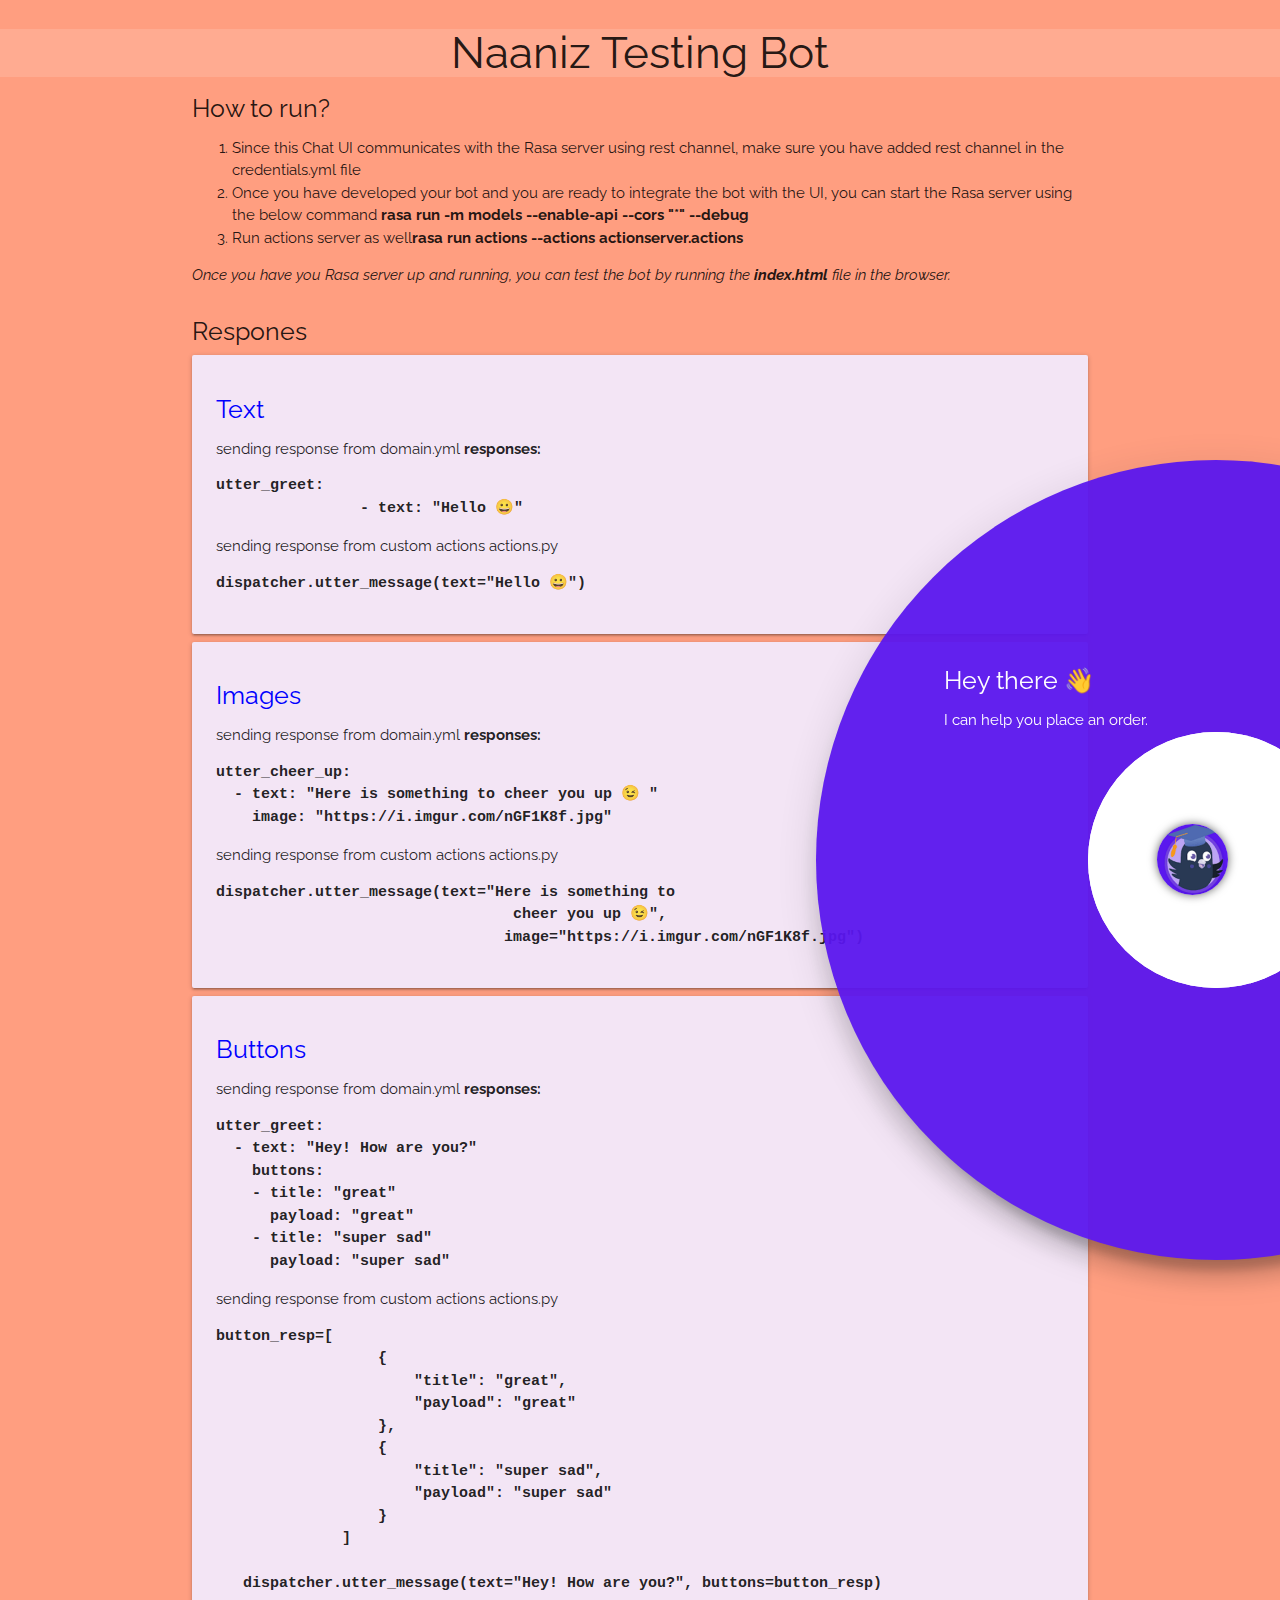
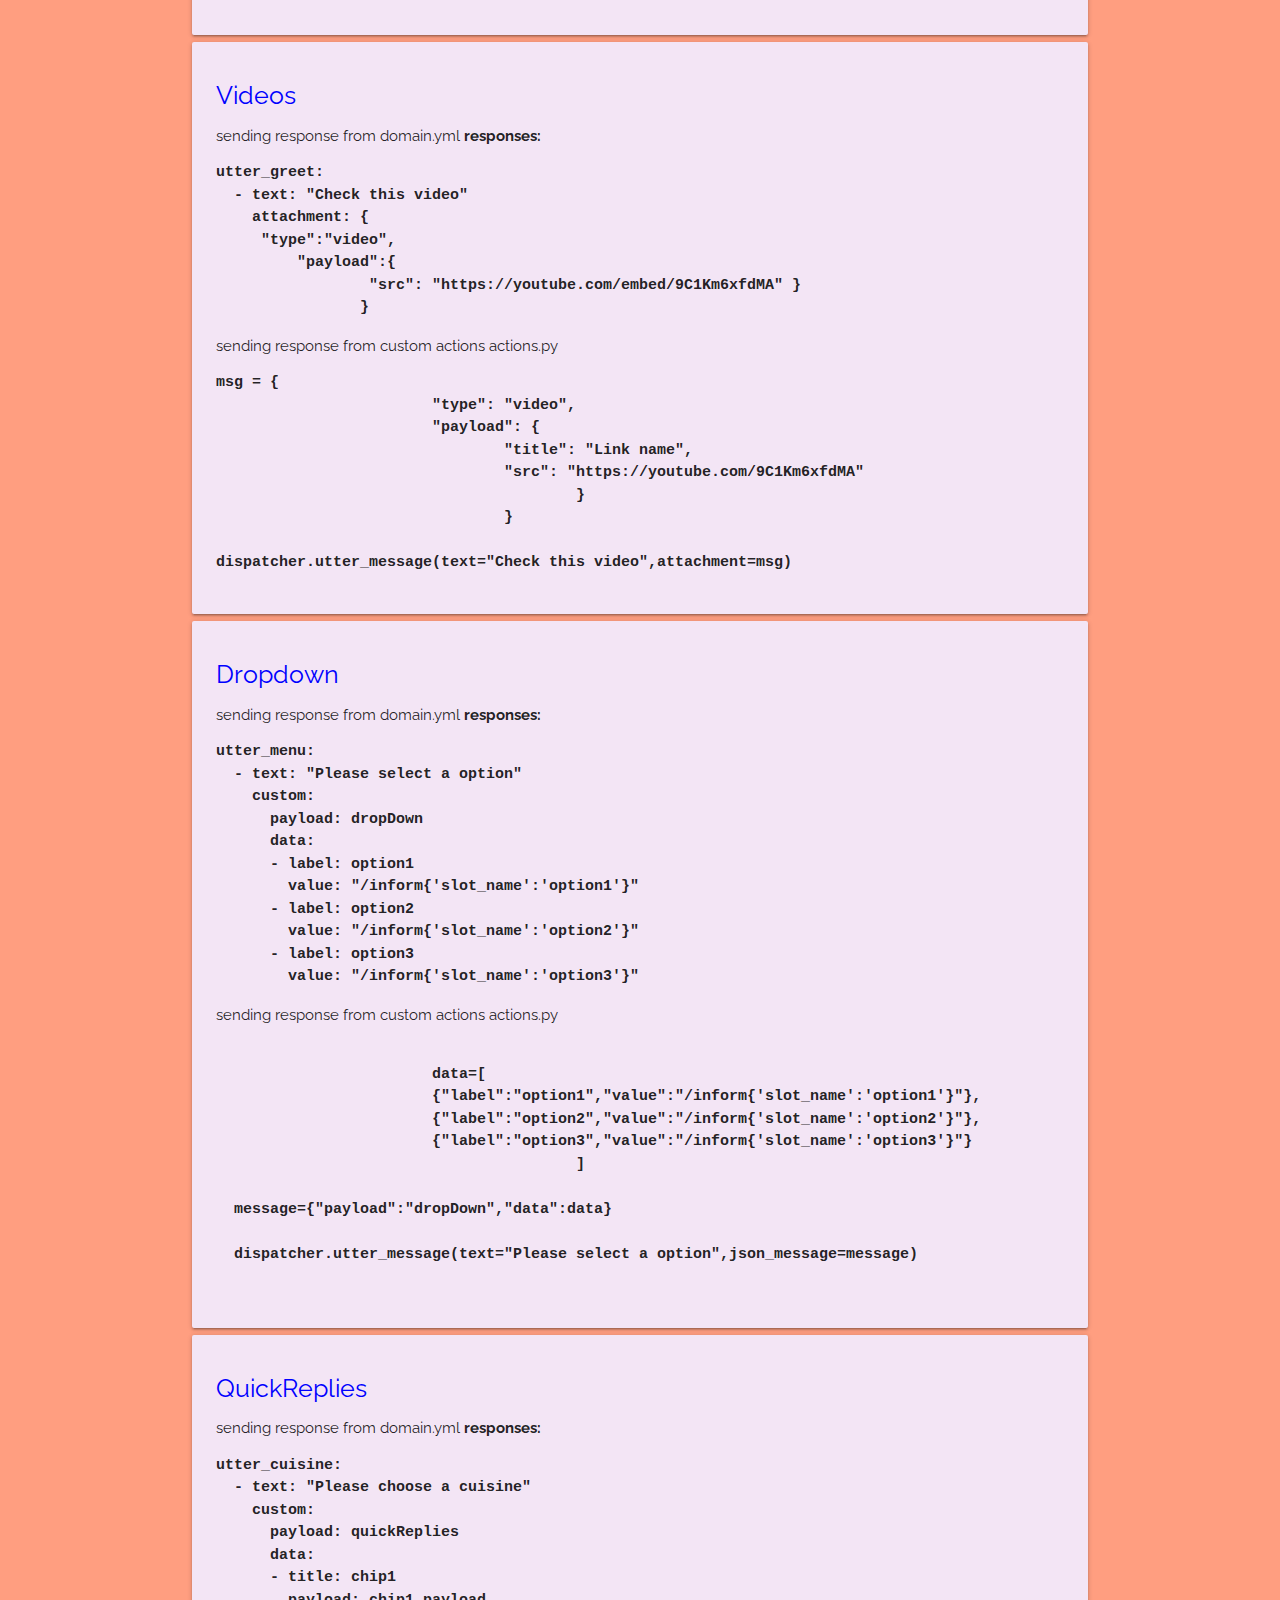
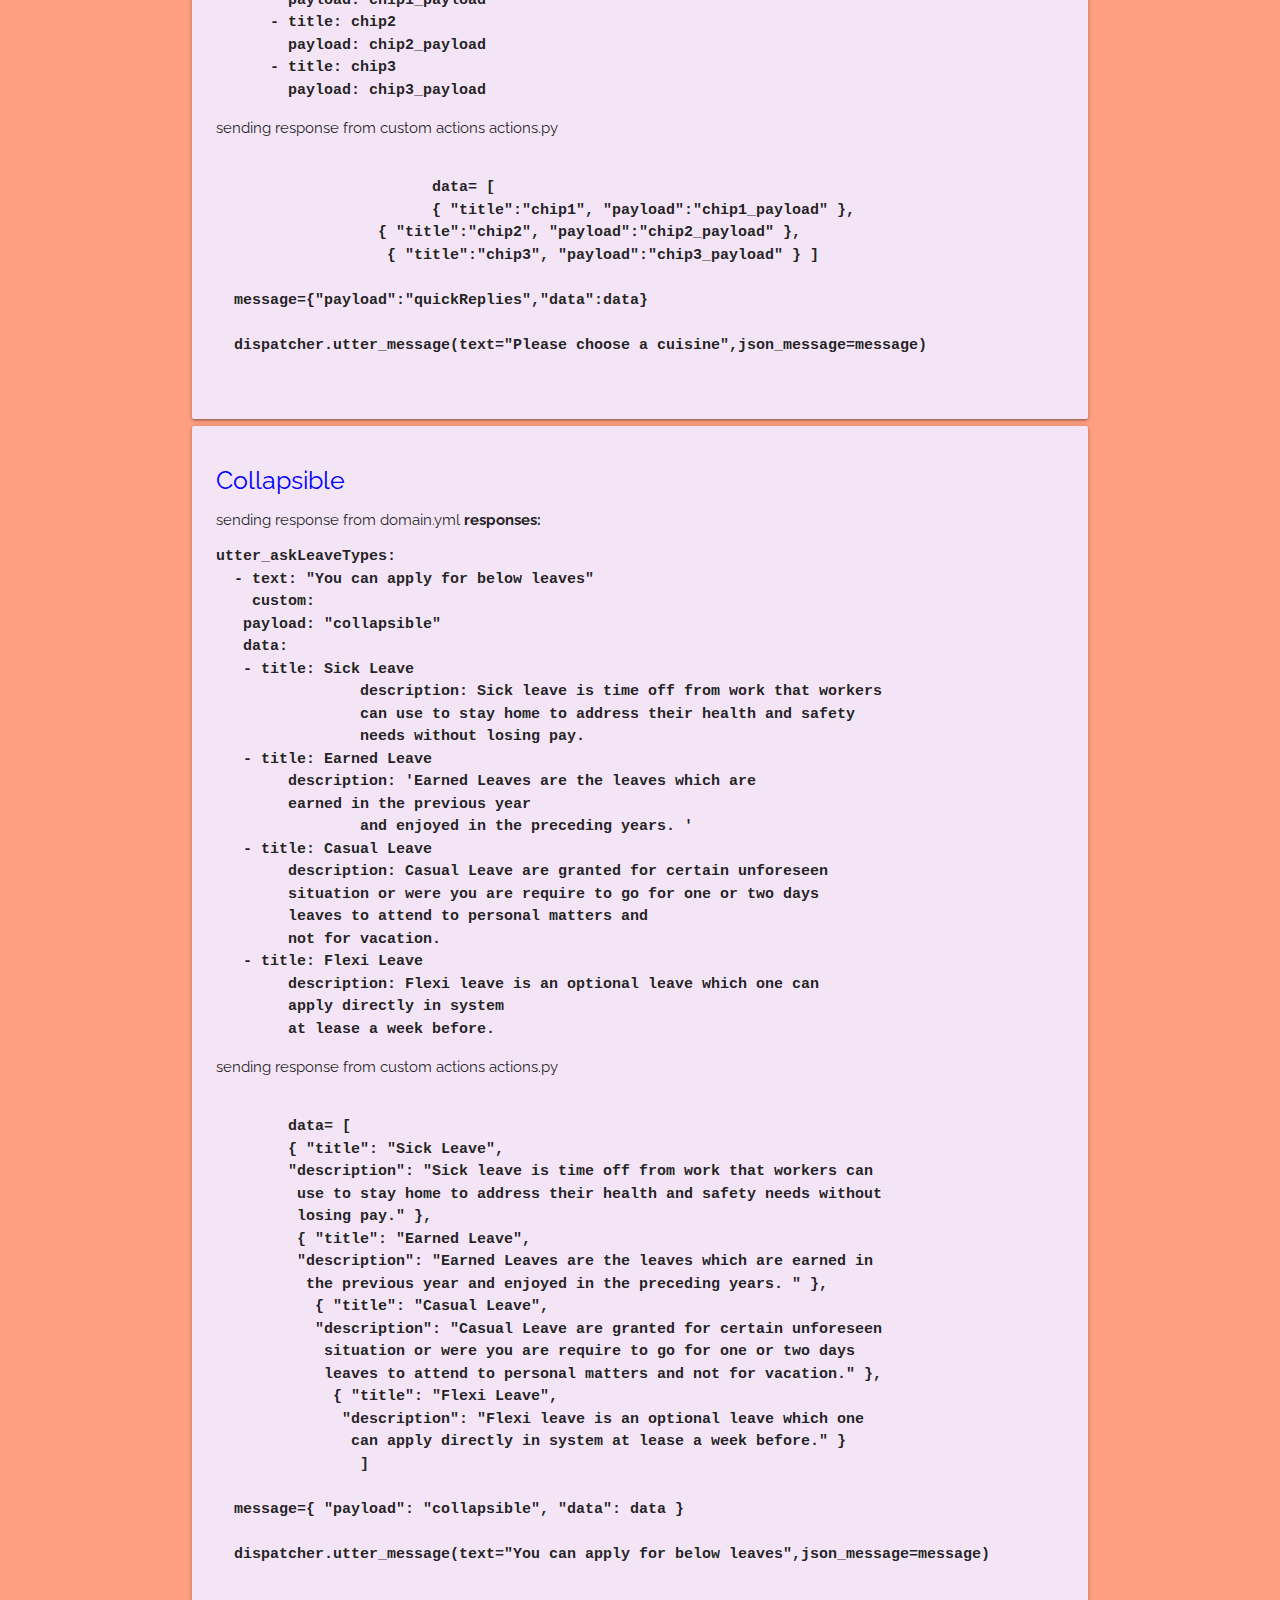
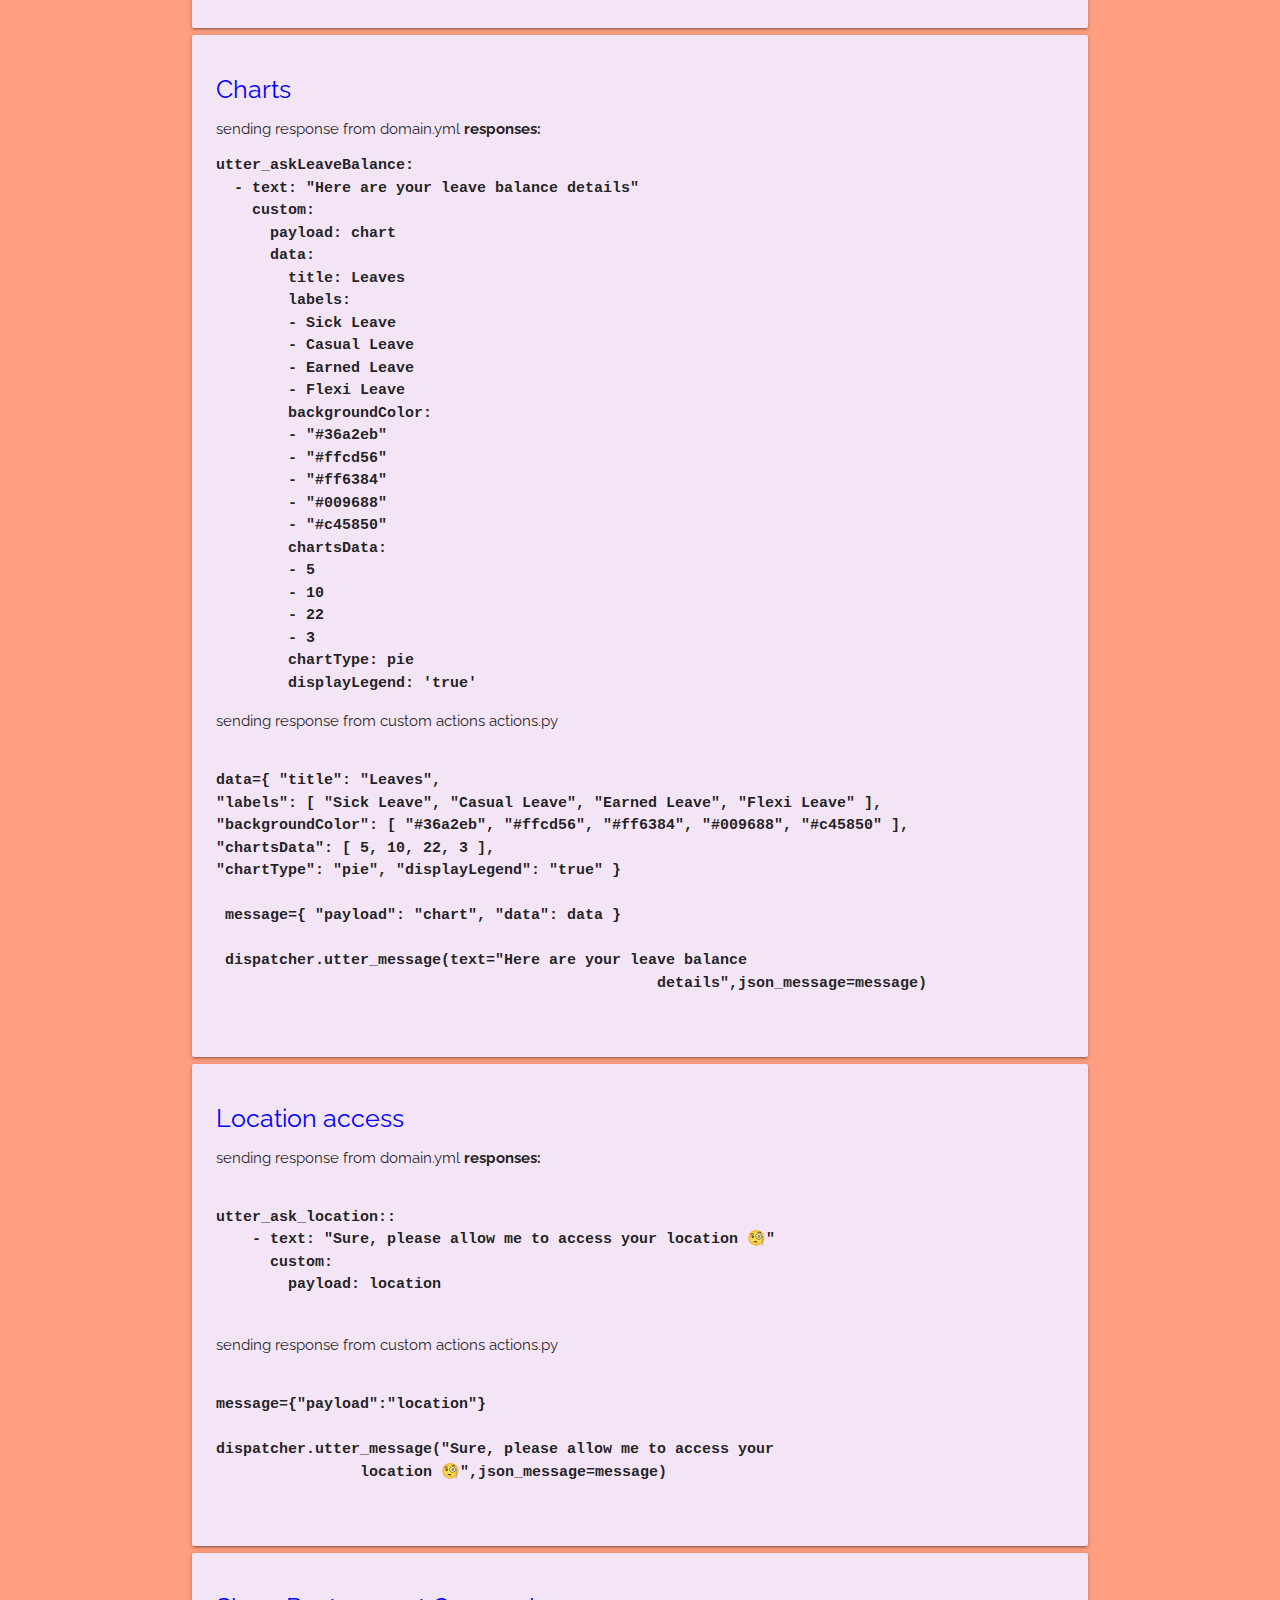
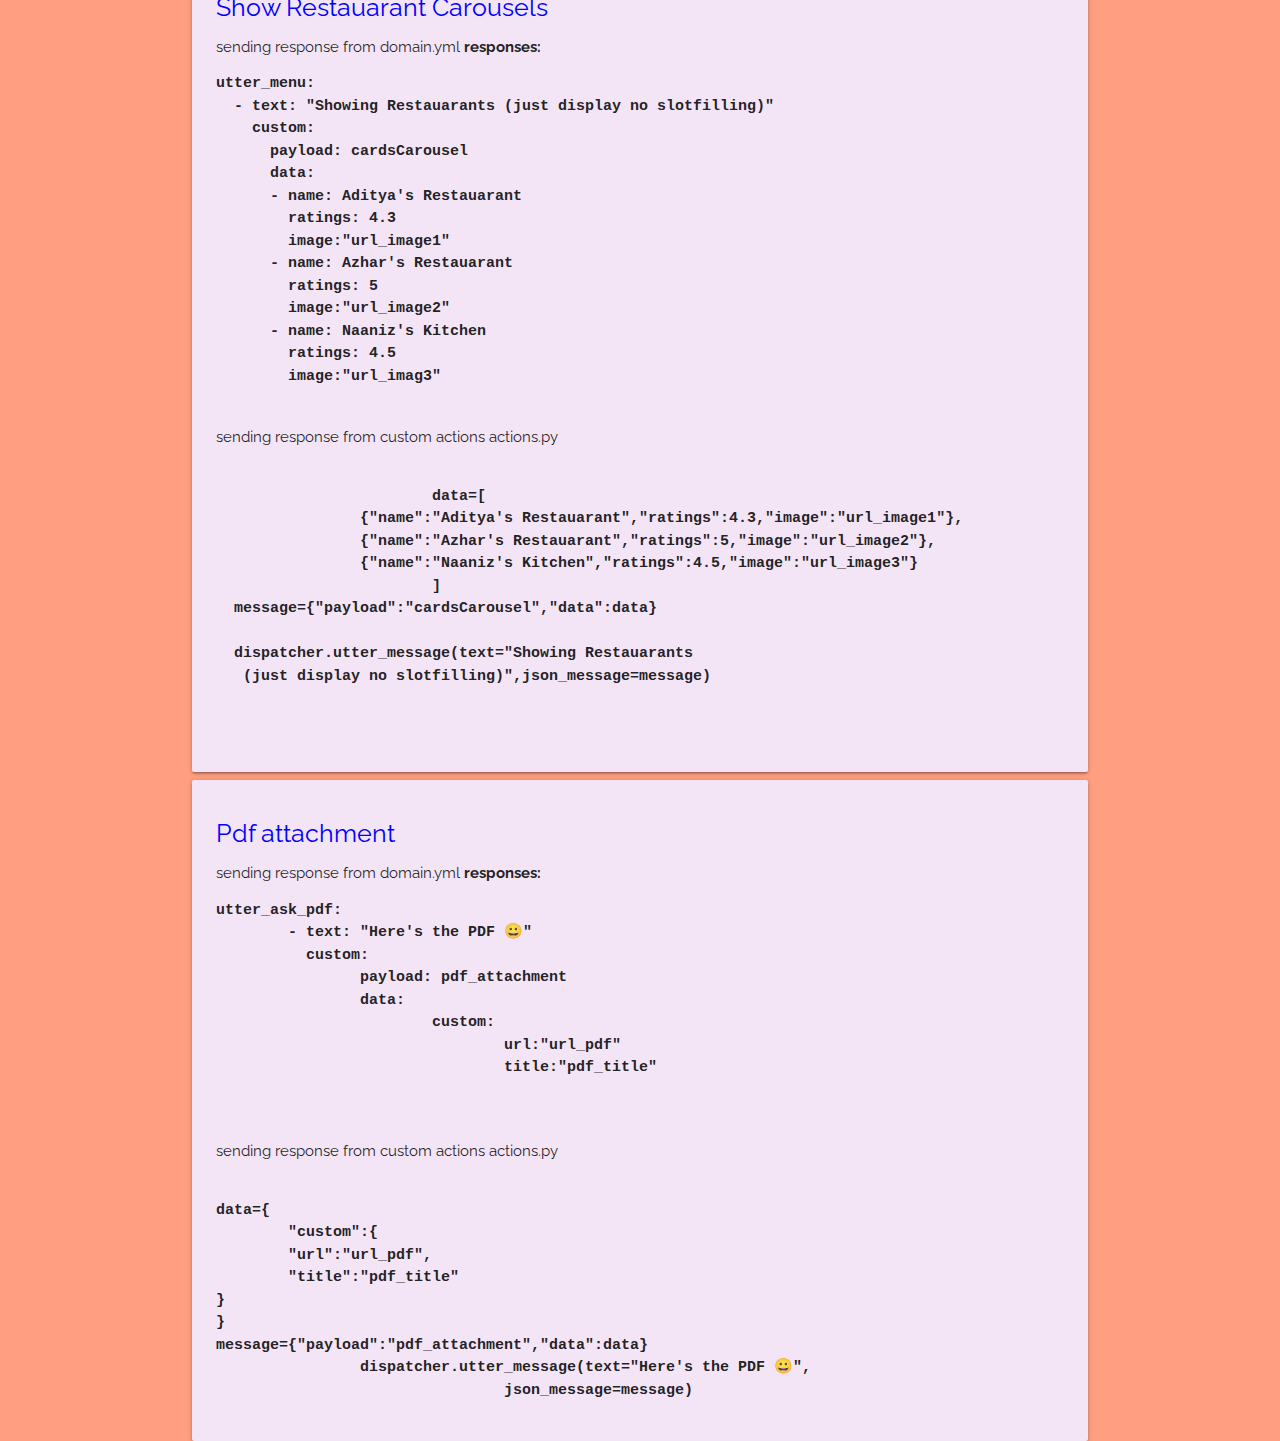
<file: bot-ui-testing/index.html>
<html>

<head>
    <title>Naaniz testing Bot</title>

    <!--Let browser know website is optimized for mobile-->
    <meta name="viewport" content="width=device-width, initial-scale=1.0" />

    <!--Import Google Icon Font-->
    <link href="https://fonts.googleapis.com/icon?family=Material+Icons" rel="stylesheet">
    <link href="https://fonts.googleapis.com/css?family=Raleway:500&display=swap" rel="stylesheet">

    <!--Import Font Awesome Icon Font-->
    <link rel="stylesheet" href="https://cdnjs.cloudflare.com/ajax/libs/font-awesome/4.7.0/css/font-awesome.min.css" integrity="sha256-eZrrJcwDc/3uDhsdt61sL2oOBY362qM3lon1gyExkL0=" crossorigin="anonymous" />

    <!--Import materialize.css-->
    <link rel="stylesheet" type="text/css" href="static/css/materialize.min.css">

    <!--Main css-->
    <link rel="stylesheet" type="text/css" href="static/css/style.css">
    <meta name="viewport" content="width=device-width, initial-scale=1">

</head>

<body>
	<h3 class="deep-orange lighten-3 center-align">Naaniz Testing Bot</h3>
	<div class="container">
	<h5>How to run?</h5>
	<div class="row">
		<p>
			<ol>
				<li>Since this Chat UI communicates with the Rasa server using rest channel, make sure you have added rest channel in the credentials.yml file</li>
				<li>Once you have developed your bot and you are ready to integrate the bot with the UI, you can start the Rasa server using the below command

				<b>rasa run -m models --enable-api --cors "*" --debug</b>
				</li>
				<li>Run actions server as well<b>rasa run actions --actions actionserver.actions</b></li>
			</ol>
			<i>Once you have you Rasa server up and running, you can test the bot by running the 
				<b>index.html</b> file in the browser.</i>
		</p>
	</div>
	<h5>Respones</h5>
	<div class="row card-panel purple lighten-5">
				<h5 style="color: blue">Text</h5>
			<ul>
				<li>sending response from domain.yml <b>responses:
				<pre><code>utter_greet:
    		- text: "Hello 😀"</code></pre></b></li>
				<li>sending response from custom actions actions.py

				<b><pre><code>dispatcher.utter_message(text="Hello 😀")</code></pre></b>
				</li>
			</ul>
	</div>
		<div class="row card-panel purple lighten-5">
				<h5 style="color: blue">Images</h5>
			<ul>
				<li>sending response from domain.yml <b>responses:
				<pre><code>utter_cheer_up:
  - text: "Here is something to cheer you up 😉 "
    image: "https://i.imgur.com/nGF1K8f.jpg"</code></pre></b></li>
				<li>sending response from custom actions actions.py

				<b><pre><code>dispatcher.utter_message(text="Here is something to
				 cheer you up 😉", 
				image="https://i.imgur.com/nGF1K8f.jpg")</code></pre></b>
				</li>
			</ul>
	</div>
			<div class="row card-panel purple lighten-5">
				<h5 style="color: blue">Buttons</h5>
			<ul>
				<li>sending response from domain.yml <b>responses:
				<pre><code>utter_greet:
  - text: "Hey! How are you?"
    buttons:
    - title: "great"
      payload: "great"
    - title: "super sad"
      payload: "super sad"</code></pre></b></li>
				<li>sending response from custom actions actions.py

				<b><pre><code>button_resp=[
                  {
                      "title": "great",
                      "payload": "great"
                  },
                  {
                      "title": "super sad",
                      "payload": "super sad"
                  }
              ]

   dispatcher.utter_message(text="Hey! How are you?", buttons=button_resp)</code></pre></b>
				</li>
			</ul>
	</div>
			<div class="row card-panel purple lighten-5">
				<h5 style="color: blue">Videos</h5>
			<ul>
				<li>sending response from domain.yml <b>responses:
				<pre><code>utter_greet:
  - text: "Check this video"
    attachment: {
     "type":"video", 
 	 "payload":{
 	 	 "src": "https://youtube.com/embed/9C1Km6xfdMA" } 
 	 	}</code></pre></b></li>
				<li>sending response from custom actions actions.py

				<b><pre><code>msg = { 
			"type": "video", 
			"payload": { 
				"title": "Link name", 
				"src": "https://youtube.com/9C1Km6xfdMA" 
					} 
				}

dispatcher.utter_message(text="Check this video",attachment=msg)</code></pre></b>
				</li>
			</ul>
	</div>
		<div class="row card-panel purple lighten-5">
				<h5 style="color: blue">Dropdown</h5>
			<ul>
				<li>sending response from domain.yml <b>responses:
				<pre><code>utter_menu:
  - text: "Please select a option"
    custom:
      payload: dropDown
      data:
      - label: option1
        value: "/inform{'slot_name':'option1'}"
      - label: option2
        value: "/inform{'slot_name':'option2'}"
      - label: option3
        value: "/inform{'slot_name':'option3'}"</code></pre></b></li>
				<li>sending response from custom actions actions.py

				<b><pre><code>
			data=[
			{"label":"option1","value":"/inform{'slot_name':'option1'}"},
			{"label":"option2","value":"/inform{'slot_name':'option2'}"},
			{"label":"option3","value":"/inform{'slot_name':'option3'}"}
					]

  message={"payload":"dropDown","data":data}
  
  dispatcher.utter_message(text="Please select a option",json_message=message)
				</code></pre></b>
				</li>
			</ul>
	</div>
		<div class="row card-panel purple lighten-5">
				<h5 style="color: blue">QuickReplies</h5>
			<ul>
				<li>sending response from domain.yml <b>responses:
				<pre><code>utter_cuisine:
  - text: "Please choose a cuisine"
    custom:
      payload: quickReplies
      data:
      - title: chip1
        payload: chip1_payload
      - title: chip2
        payload: chip2_payload
      - title: chip3
        payload: chip3_payload</code></pre></b></li>
				<li>sending response from custom actions actions.py

				<b><pre><code>
			data= [
			{ "title":"chip1", "payload":"chip1_payload" },
		  { "title":"chip2", "payload":"chip2_payload" },
		   { "title":"chip3", "payload":"chip3_payload" } ]

  message={"payload":"quickReplies","data":data}

  dispatcher.utter_message(text="Please choose a cuisine",json_message=message)
				</code></pre></b>
				</li>
			</ul>
	</div>
		<div class="row card-panel purple lighten-5">
				<h5 style="color: blue">Collapsible</h5>
			<ul>
				<li>sending response from domain.yml <b>responses:
				<pre><code>utter_askLeaveTypes:
  - text: "You can apply for below leaves"
    custom: 
   payload: "collapsible"
   data: 
   - title: Sick Leave
   		description: Sick leave is time off from work that workers
   		can use to stay home to address their health and safety
   		needs without losing pay.
   - title: Earned Leave
        description: 'Earned Leaves are the leaves which are 
        earned in the previous year
   		and enjoyed in the preceding years. '
   - title: Casual Leave
        description: Casual Leave are granted for certain unforeseen 
        situation or were you are require to go for one or two days 
        leaves to attend to personal matters and
        not for vacation.
   - title: Flexi Leave
        description: Flexi leave is an optional leave which one can
        apply directly in system
        at lease a week before.</code></pre></b></li>
				<li>sending response from custom actions actions.py

				<b><pre><code>
	data= [ 
	{ "title": "Sick Leave", 
	"description": "Sick leave is time off from work that workers can
	 use to stay home to address their health and safety needs without 
	 losing pay." }, 
	 { "title": "Earned Leave", 
	 "description": "Earned Leaves are the leaves which are earned in
	  the previous year and enjoyed in the preceding years. " },
	   { "title": "Casual Leave", 
	   "description": "Casual Leave are granted for certain unforeseen
	    situation or were you are require to go for one or two days 
	    leaves to attend to personal matters and not for vacation." },
	     { "title": "Flexi Leave",
	      "description": "Flexi leave is an optional leave which one
	       can apply directly in system at lease a week before." }
	        ]

  message={ "payload": "collapsible", "data": data }

  dispatcher.utter_message(text="You can apply for below leaves",json_message=message)
				</code></pre></b>
				</li>
			</ul>
	</div>
		<div class="row card-panel purple lighten-5">
				<h5 style="color: blue">Charts</h5>
			<ul>
				<li>sending response from domain.yml <b>responses:
				<pre><code>utter_askLeaveBalance:
  - text: "Here are your leave balance details"
    custom:
      payload: chart
      data:
        title: Leaves
        labels:
        - Sick Leave
        - Casual Leave
        - Earned Leave
        - Flexi Leave
        backgroundColor:
        - "#36a2eb"
        - "#ffcd56"
        - "#ff6384"
        - "#009688"
        - "#c45850"
        chartsData:
        - 5
        - 10
        - 22
        - 3
        chartType: pie
        displayLegend: 'true'</code></pre></b></li>
				<li>sending response from custom actions actions.py

				<b><pre><code>
data={ "title": "Leaves", 
"labels": [ "Sick Leave", "Casual Leave", "Earned Leave", "Flexi Leave" ],
"backgroundColor": [ "#36a2eb", "#ffcd56", "#ff6384", "#009688", "#c45850" ],
"chartsData": [ 5, 10, 22, 3 ],
"chartType": "pie", "displayLegend": "true" }

 message={ "payload": "chart", "data": data }

 dispatcher.utter_message(text="Here are your leave balance
 						 details",json_message=message)
				</code></pre></b>
				</li>
			</ul>
	</div>
		<div class="row card-panel purple lighten-5">
				<h5 style="color: blue">Location access</h5>
			<ul>
				<li>sending response from domain.yml <b>responses:
				<pre><code>
utter_ask_location::
    - text: "Sure, please allow me to access your location 🧐"
      custom: 
        payload: location
				</code></pre></b></li>
				<li>sending response from custom actions actions.py

				<b><pre><code>
message={"payload":"location"}

dispatcher.utter_message("Sure, please allow me to access your 
		location 🧐",json_message=message)
				</code></pre></b>
				</li>
			</ul>
	</div>
	<!-- responses I added -->
	<div class="row card-panel purple lighten-5">
				<h5 style="color: blue">Show Restauarant Carousels</h5>
			<ul>
				<li>sending response from domain.yml <b>responses:
				<pre><code>utter_menu:
  - text: "Showing Restauarants (just display no slotfilling)"
    custom:
      payload: cardsCarousel
      data:
      - name: Aditya's Restauarant
        ratings: 4.3
        image:"url_image1"
      - name: Azhar's Restauarant
        ratings: 5
        image:"url_image2"
      - name: Naaniz's Kitchen
        ratings: 4.5
        image:"url_imag3"
	</code></pre></b></li>
				<li>sending response from custom actions actions.py

				<b><pre><code>
			data=[
		{"name":"Aditya's Restauarant","ratings":4.3,"image":"url_image1"},
		{"name":"Azhar's Restauarant","ratings":5,"image":"url_image2"},
		{"name":"Naaniz's Kitchen","ratings":4.5,"image":"url_image3"}
			]
  message={"payload":"cardsCarousel","data":data}
  
  dispatcher.utter_message(text="Showing Restauarants
   (just display no slotfilling)",json_message=message)

				</code></pre></b>
				</li>
			</ul>
	</div>

	<div class="row card-panel purple lighten-5">
				<h5 style="color: blue">Pdf attachment</h5>
			<ul>
				<li>sending response from domain.yml <b>responses:
				<pre><code>utter_ask_pdf:
   	- text: "Here's the PDF 😀"
   	  custom:
   	  	payload: pdf_attachment
   	  	data:
   	  		custom:
   	  			url:"url_pdf"
   	  			title:"pdf_title"
      	
    	</code></pre></b></li>
				<li>sending response from custom actions actions.py

				<b><pre><code>
data={
	"custom":{
	"url":"url_pdf",
	"title":"pdf_title"
}
}
message={"payload":"pdf_attachment","data":data}
		dispatcher.utter_message(text="Here's the PDF 😀",
				json_message=message)</code></pre></b>
				</li>
			</ul>
	</div>
	

	</div>
    <div class="container">

        <!-- Modal for rendering the charts, declare this if you want to render charts, 
         else you remove the modal -->
        <div id="modal1" class="modal">
            <canvas id="modal-chart"></canvas>
        </div>

        <!--chatbot widget -->
        <div class="widget">
            <div class="chat_header">

                <!--Add the name of the bot here -->
                <span class="chat_header_title">Naaniz Test Bot</span>
                <span class="dropdown-trigger" href='#' data-target='dropdown1'>
                  <i class="material-icons">
                  more_vert
                  </i>
               </span>

                <!-- Dropdown menu-->
                <ul id='dropdown1' class='dropdown-content'>
                    <li><a href="#" id="clear">Clear</a></li>
                    <li><a href="#" id="restart">Restart</a></li>
                    <li><a href="#" id="close">Close</a></li>
                </ul>
            </div>

            <!--Chatbot contents goes here -->
            <div class="chats" id="chats">
                <div class="clearfix"></div>

            </div>

            <!--keypad for user to type the message -->
            <div class="keypad">
                <textarea id="userInput" placeholder="Type a message..." class="usrInput"></textarea>
                <div id="sendButton"><i class="fa fa-paper-plane" aria-hidden="true"></i></div>
            </div>
        </div>

        <!--bot profile-->
        <div class="profile_div" id="profile_div">
            <img class="imgProfile" src="static/img/botAvatar.png" />
        </div>

        <!-- Bot pop-up intro -->
        <div class="tap-target" data-target="profile_div">
            <div class="tap-target-content">
                <h5 class="white-text">Hey there 👋</h5>
                <p class="white-text">I can help you place an order.</p>
            </div>
        </div>

    </div>

    <!--JavaScript at end of body for optimized loading-->
    <script src="https://ajax.googleapis.com/ajax/libs/jquery/3.3.1/jquery.min.js"></script>
    <script type="text/javascript" src="static/js/materialize.min.js"></script>

    <!--Main Script -->
    <script type="text/javascript" src="static/js/script.js"></script>

    <!--Chart.js Script -->
    <script type="text/javascript" src="static/js/chart.min.js"></script>

</body>

</html>
</file>
<file: bot-ui-testing/static/css/style.css>
body {
    font-family: 'Raleway', sans-serif;
    /*background: url('../img/body.png') no-repeat center center fixed;
    background-size: cover;*/
    background-color: #ff9e80;
}


/* ============= css related to chats =============== */

.widget {
    display: none;
    width: 350px;
    right: 15px;
    height: 500px;
    bottom: 5%;
    position: fixed;
    background: #f7f7f7;
    border-radius: 10px 10px 10px 10px;
    box-shadow: 0 0px 1px 0 rgba(0, 0, 0, 0.16), 0 0px 10px 0 #00000096;
}

.chat_header {
    height: 60px;
    background: rgb(90, 23, 238);
    border-radius: 10px 10px 0px 0px;
    padding: 5px;
    font-size: 20px;
}

.chat_header_title {
    color: white;
    float: left;
    margin-top: 3%;
    margin-left: 35%;
}

.chats {
    /* display: none; */
    height: 385px;
    padding: 2px;
    border-radius: 1px;
    overflow-y: scroll;
    margin-top: 1px;
    transition: 0.2s;
}

div.chats::-webkit-scrollbar {
    overflow-y: hidden;
    width: 0px;
    /* remove scrollbar space /
    background: transparent;
    / optional: just make scrollbar invisible */
}

.clearfix {
    margin-top: 2px;
    margin-bottom: 2px;
}

.botAvatar {
    border-radius: 50%;
    width: 1.5em;
    height: 1.5em;
    float: left;
    margin-left: 5px;
    /* border: 2px solid  #2c53af ; */
}

.botMsg {
    float: left;
    margin-top: 5px;
    background: white;
    color: black;
    box-shadow: 2px 3px 9px 0px #9a82842e;
    margin-left: 0.5em;
    padding: 10px;
    border-radius: 1.5em;
    max-width: 60%;
    min-width: 25%;
    font-size: 13px;
    word-wrap: break-word;
    border-radius: 0 20px 20px 20px;
}

textarea {
    box-shadow: none;
    resize: none;
    outline: none;
    overflow: hidden;
    font-family: Raleway;
}

textarea::-webkit-input-placeholder {
    font-family: Raleway;
}

textarea-webkit-scrollbar {
    width: 0 !important
}

.userMsg {
    animation: animateElement linear 0.2s;
    animation-iteration-count: 1;
    margin-top: 5px;
    word-wrap: break-word;
    padding: 10px;
    float: right;
    margin-right: 0.5em;
    background: #5a17ee;
    color: white;
    margin-bottom: 0.15em;
    font-size: 13px;
    max-width: 65%;
    min-width: 15%;
    border-radius: 20px 0px 20px 20px;
    box-shadow: 0px 2px 5px 0px #9a828454;
}

.userAvatar {
    animation: animateElement linear 0.3s;
    animation-iteration-count: 1;
    border-radius: 50%;
    width: 1.5em;
    height: 1.5em;
    float: right;
    margin-right: 5px;
    /* border: 2px solid  #2c53af ; */
}

.usrInput {
    padding: 0.5em;
    width: 80%;
    margin-left: 4%;
    border: 0;
    padding-left: 15px;
    height: 40px;
}

.keypad {
    /* display: none;  */
    background: white;
    height: 50px;
    position: absolute;
    bottom: 0px;
    width: 100%;
    padding: 5px;
    border-radius: 0px 0px 10px 10px;
}

#sendButton {
    height: 20px;
    width: 20px;
    border-radius: 50%;
    display: inline-block;
    float: right;
    margin-right: 30px;
    text-align: center;
    padding: 5px;
    font-size: 20px;
    cursor: pointer;
    color: #2b2bab;
}

.imgProfile {
    box-shadow: 0 0px 1px 0 rgba(0, 0, 0, 0.16), 0 0px 10px 0 #00000096;
    border-radius: 50px;
    width: 60%;
}

.profile_div {
    /* display: none; */
    position: fixed;
    padding: 5px;
    width: 10%;
    bottom: 0;
    right: 0;
    cursor: pointer;
}


/* css for dropdown menu of the bot */

#close,
#restart,
#clear {
    cursor: pointer;
}

.dropdown-trigger {
    cursor: pointer;
    color: white;
    margin-right: 5px;
    float: right;
    margin-top: 3%;
}

.dropdown-content li>a,
.dropdown-content li>span {
    color: #5a17ee;
}

@keyframes animateElement {
    0% {
        opacity: 0;
        transform: translate(0px, 10px);
    }
    100% {
        opacity: 1;
        transform: translate(0px, 0px);
    }
}


/*========== css related to chats elements============= */


/* css for card details of carousel cards */

.content {
    transition: 0.2s;
    display: none;
    width: 350px;
    right: 15px;
    height: 500px;
    bottom: 5%;
    position: fixed;
    background: white;
    border-radius: 10px 10px 10px 10px;
    box-shadow: 0px 2px 10px 1px #b5b5b5;
}

.content_header {
    object-fit: cover;
    width: 100%;
    height: 40%;
    border-radius: 10px 10px 0px 0px;
}

.content_data {
    overflow-y: scroll;
    height: 70%;
    position: absolute;
    left: 0px;
    width: 100%;
    top: 30%;
    z-index: 1000;
    border-radius: 10px;
    background: white;
    padding: 5px;
    box-shadow: 0px -1px 20px 3px #9c9393ba;
}

.content_title {
    color: black;
    font-weight: 600;
    word-wrap: break-word;
    padding-left: 5px;
    font-size: 1.2em;
    width: 80%;
    border-radius: .28571429rem;
}

.votes {
    font-size: 12px;
    color: lightslategray;
}

.ratings {
    margin-top: 5px;
    background: #9ACD32;
    padding: 5px;
    color: white;
    border-radius: 5px;
}

.user_ratings {
    border-radius: .28571429rem;
    color: #fff;
    font-weight: 600;
    font-size: 15px;
}

.total_ratings {
    font-size: 12px;
    opacity: .5;
    margin-left: 5px;
}

.content_data>.row .col {
    padding: 5px;
}

.metadata_1,
.metadata_2,
.metadata_3,
.metadata_4,
.row {
    margin-bottom: 0px;
}

.metadata_1 {
    color: lightslategrey;
    padding: 5px;
}

.order,
#closeContents {
    color: #2c53af;
}

.metadata_2,
.metadata_3,
.metadata_4,
.metadata_5,
.metadata_6 {
    color: lightslategrey;
    padding: 5px;
}

.average_cost,
.timings,
.location,
.cuisines {
    width: 70%;
    float: right;
    margin-right: 25%;
}

.fa .fa-user-o {
    font-size: 15px;
}

.stars-outer {
    display: inline-block;
    position: relative;
    font-family: FontAwesome;
}

.stars-outer::before {
    content: "\f006 \f006 \f006 \f006 \f006";
}

.stars-inner {
    position: absolute;
    top: 0;
    left: 0;
    white-space: nowrap;
    overflow: hidden;
    width: 0;
}

.stars-inner::before {
    content: "\f005 \f005 \f005 \f005 \f005";
    color: #f8ce0b;
}

div.content::-webkit-scrollbar {
    width: 0 !important
}

div.content_data::-webkit-scrollbar {
    overflow-y: hidden;
    width: 0px;
    /* remove scrollbar space /
    background: transparent;
    / optional: just make scrollbar invisible */
}


/* css for single card */

.singleCard {
    padding-left: 10%;
    padding-right: 10px;
}


/* css for image card */

.imgcard {
    object-fit: cover;
    width: 80%;
    height: 50%;
    border-radius: 10px;
    margin-left: 1%;
}


/* css for suggestions buttons */

.suggestions {
    padding: 5px;
    width: 80%;
    border-radius: 10px;
    background: #ffffff;
    box-shadow: 2px 5px 5px 1px #dbdade;
}

.menuTitle {
    padding: 5px;
    margin-top: 5px;
    margin-bottom: 5px;
}

.menu {
    padding: 5px;
}

.menuChips {
    display: block;
    background: #2c53af;
    color: #fff;
    text-align: center;
    padding: 5px;
    margin-bottom: 5px;
    cursor: pointer;
    border-radius: 15px;
    font-size: 14px;
    word-wrap: break-word;
}


/* cards carousels */

.cards {
    display: none;
    position: relative;
    max-width: 300px;
}

.cards_scroller {
    overflow-x: scroll;
    overflow-y: hidden;
    display: flex;
    height: 210px;
    width: 300px;
    transition: width 0.5s ease;
    margin-left: 5px;
    /* Enable Safari touch scrolling physics which is needed for scroll snap */
    -webkit-overflow-scrolling: touch;
}

.cards_scroller img {
    border-radius: 10px;
}

.cards div.note {
    position: absolute;
    /* vertically align center */
    top: 50%;
    transform: translateY(-50%);
    left: 0;
    right: 0;
    background: rgba(0, 0, 0, 0.6);
    padding: 20px;
    position: absolute;
    font-size: 4em;
    color: white;
}

.cards .arrow {
    position: absolute;
    top: 50%;
    transform: translateY(-50%);
    height: 30px;
    width: 30px;
    border-radius: 2px;
    background-position: 50% 50%;
    background-repeat: no-repeat;
    z-index: 1;
}

.cards .arrow.next {
    display: none;
    font-size: 2em;
    color: #ffffff;
    right: 10px;
}

.cards .arrow.prev {
    display: none;
    font-size: 2em;
    color: #ffffff;
    left: 10px;
}

.cards_scroller::-webkit-scrollbar {
    width: 0 !important
}

.cards_scroller>div.carousel_cards {
    margin: 5px;
    scroll-snap-align: center;
    position: relative;
    scroll-behavior: smooth;
}

.cards_scroller div.carousel_cards {
    min-width: 50%;
    min-height: 70%;
    background: #b5b5b5;
    border-radius: 10px;
}

@-webkit-keyframes fadeInLeft {
    from {
        opacity: 0;
        -webkit-transform: translatex(-10px);
        -moz-transform: translatex(-10px);
        -o-transform: translatex(-10px);
        transform: translatex(-10px);
    }
    to {
        opacity: 1;
        -webkit-transform: translatex(0);
        -moz-transform: translatex(0);
        -o-transform: translatex(0);
        transform: translatex(0);
    }
}

.in-left {
    -webkit-animation-name: fadeInLeft;
    -moz-animation-name: fadeInLeft;
    -o-animation-name: fadeInLeft;
    animation-name: fadeInLeft;
    -webkit-animation-fill-mode: both;
    -moz-animation-fill-mode: both;
    -o-animation-fill-mode: both;
    animation-fill-mode: both;
    -webkit-animation-duration: 0.8s;
    -moz-animation-duration: 0.8s;
    -o-animation-duration: 0.8s;
    animation-duration: 0.8s;
    -webkit-animation-delay: 0.8s;
    -moz-animation-delay: 0.8s;
    -o-animation-duration: 0.8s;
    animation-delay: 0.8s;
}


/* css for cards within the cards carousels */

.cardBackgroundImage {
    width: 100%;
    border-radius: 5px;
    height: 100%;
    position: absolute;
    object-fit: cover;
}

.cardFooter {
    background: rgba(56, 53, 60, 0.86);
    border-radius: 0px 0px 5px 5px;
    position: absolute;
    z-index: 3;
    color: white;
    bottom: 0;
    width: 100%;
    height: 30%;
    word-wrap: break-word;
    padding: 1px;
}

.cardTitle {
    overflow: hidden;
    white-space: nowrap;
    text-overflow: ellipsis;
    width: 90%;
    height: 40%;
    display: inline-block;
    margin-bottom: 1px;
    font-size: 15px;
    /* font-weight: 600; */
    padding: 5px;
    /* color: #2c53af; */
    color: #ffffff;
    cursor: pointer;
}

.cardDescription {
    padding: 5px;
    font-size: 13px;
    color: white;
    line-height: 15px;
}


/*css for dropDown messages*/

.dropDownMsg {
    float: left;
    margin-top: 5px;
    background: white;
    color: black;
    box-shadow: 2px 3px 9px 0px #9a82842e;
    margin-left: 0.5em;
    padding: 10px;
    border-radius: 1.5em;
    max-width: 60%;
    min-width: 25%;
    font-size: 13px;
    word-wrap: break-word;
}

.dropDownMsg>select {
    border: 0px solid #f2f2f2;
}


/* css for quick replies */

.quickReplies {
    padding: 5px;
    position: relative;
    width: 100%;
    overflow-x: scroll;
    overflow-y: hidden;
    white-space: nowrap;
    transition: all 0.2s;
    transform: scale(0.98);
    will-change: transform;
    user-select: none;
    cursor: pointer;
    scroll-behavior: smooth;
}

.quickReplies::-webkit-scrollbar {
    width: 0 !important
}

.quickReplies.active {
    cursor: grabbing;
    cursor: -webkit-grabbing;
    transform: scale(1);
}

.chip {
    background-color: white;
    border: 1px solid #2c53af;
    color: #2c53af;
    font-weight: bolder;
    text-align: center;
}

.chip:hover {
    background-color: #2c53af;
    color: white;
}


/* css for charts */

#expand:hover {
    font-size: 18px;
}

#expand {
    position: absolute;
    right: 10px;
    top: 10px;
}

.modal {
    height: 60%;
    border-radius: 10px;
}

.chart-container {
    position: relative;
    margin: auto;
    height: 25vh;
    width: 20vw;
    border-radius: 10px 10px 10px 10px;
    margin-left: 5%;
    background: white;
    box-shadow: 2px 3px 9px 0px #9a82847a;
    margin-top: 5px;
}


/* css for collapsible */

.collapsible {
    margin-top: 5px;
    margin-left: 5%;
    max-width: 60%;
    min-width: 25%;
    font-size: 13px;
    word-wrap: break-word;
    border-radius: 20px;
    background: white;
}

.collapsible-body {
    padding: 15px;
}

.collapsible-header {
    font-weight: bold;
    color: #2c53af;
}

ul.collapsible>li:first-child .collapsible-header {
    border-radius: 20px 20px 0px 0px;
}

ul.collapsible>li:last-child .collapsible-header {
    color: #2c53af;
    border-radius: 0px 0px 20px 20px;
}

ul.collapsible>li:last-child .collapsible-body {
    border-bottom: none;
}

.collapsible-header {
    padding: 10px;
}


/* css for botTyping */

.botTyping {
    float: left;
    margin-top: 5px;
    background: white;
    color: #2c53af;
    box-shadow: 2px 3px 9px 0px #9a82847a;
    margin-left: 0.5em;
    padding: 15px;
    border-radius: 0 20px 20px 20px;
    max-width: 60%;
    min-width: 20%;
    word-wrap: break-word;
    border-radius: 0 20px 20px 20px;
}

.botTyping>div {
    width: 10px;
    height: 10px;
    background-color: #2c53af;
    border-radius: 100%;
    display: inline-block;
    -webkit-animation: sk-bouncedelay 1.4s infinite ease-in-out both;
    animation: sk-bouncedelay 1.4s infinite ease-in-out both;
    margin-right: 5px;
}

.botTyping .bounce1 {
    -webkit-animation-delay: -0.32s;
    animation-delay: -0.32s;
}

.botTyping .bounce2 {
    -webkit-animation-delay: -0.16s;
    animation-delay: -0.16s;
}

@-webkit-keyframes sk-bouncedelay {
    0%,
    80%,
    100% {
        -webkit-transform: scale(0)
    }
    40% {
        -webkit-transform: scale(1.0)
    }
}

@keyframes sk-bouncedelay {
    0%,
    80%,
    100% {
        -webkit-transform: scale(0);
        transform: scale(0);
    }
    40% {
        -webkit-transform: scale(1.0);
        transform: scale(1.0);
    }
}

input:focus {
    outline: none;
}

video:focus {
    outline: none;
}

.video-container iframe,
.video-container object,
.video-container embed {
    position: absolute;
    top: 0;
    left: 0;
    width: 90%;
    height: 100%;
    margin-left: 5%;
    border-radius: 10px;
    border-style: none;
}


/* Bot pop-up intro */

.tap-target {
    color: #fff;
    background: #5a17ee;
}

.pdf_attachment {
    border: 0.5px solid #00000014;
    width: 60%;
    height: 14%;
    border-radius: 10px;
    margin-left: 10%;
    box-shadow: 2px 3px 9px 0px #9a82842e;
}

.pdf_icon {
    border-radius: 10px 0px 0px 10px;
    height: 100%;
    font-size: 25px;
    padding: 7% !important;
    background-color: #5a17ee;
    color: white;
}

.pdf_link {
    padding: 5% !important;
    white-space: nowrap;
    overflow: hidden;
    text-overflow: ellipsis;
}

.pdf_link a {
    color: #5a17ee;
}
</file>
